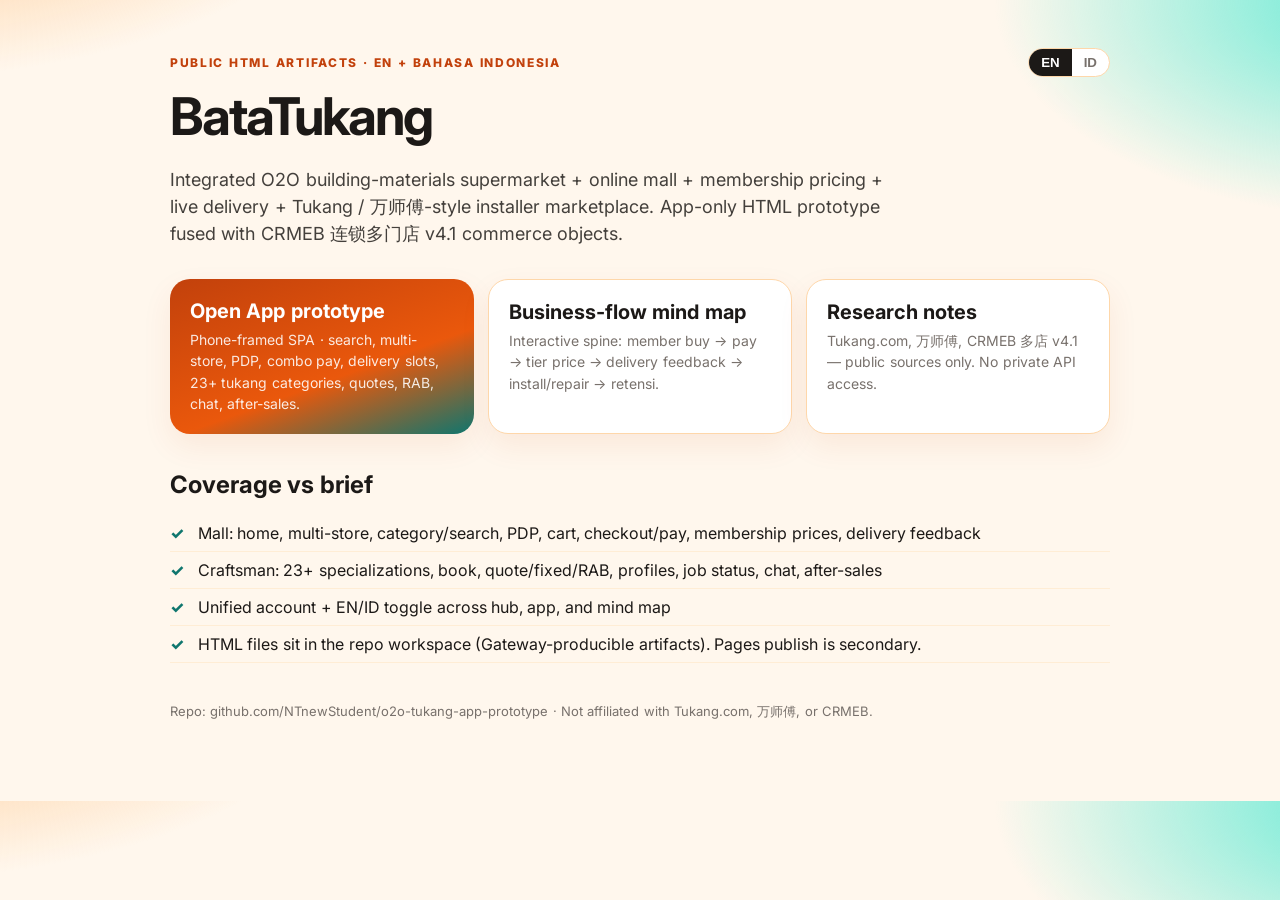
<file: index.html>
<!DOCTYPE html>
<html lang="en">
<head>
  <meta charset="UTF-8" />
  <meta name="viewport" content="width=device-width, initial-scale=1" />
  <title>BataTukang — O2O mall + tukang prototype</title>
  <link rel="preconnect" href="https://fonts.googleapis.com" />
  <link href="https://fonts.googleapis.com/css2?family=Inter:wght@500;600;700;800&display=swap" rel="stylesheet" />
  <style>
    :root { --ink:#1c1917; --brick:#c2410c; --teal:#0f766e; }
    * { box-sizing: border-box; }
    body {
      margin: 0;
      font-family: Inter, "Segoe UI", Roboto, Helvetica, Arial, sans-serif;
      word-spacing: 0.02em;
      color: var(--ink);
      background:
        radial-gradient(1000px 480px at -10% -20%, #fdba74, transparent 50%),
        radial-gradient(900px 480px at 110% 0%, #5eead4, transparent 46%),
        #fff7ed;
    }
    .wrap { max-width: 980px; margin: 0 auto; padding: 48px 20px 80px; }
    .bar { display:flex; justify-content:space-between; align-items:center; gap:12px; }
    .lang { display:flex; background:#fff; border:1px solid #fed7aa; border-radius:999px; overflow:hidden; }
    .lang button { border:0; background:transparent; padding:6px 12px; font-weight:800; cursor:pointer; color:#78716c; }
    .lang button.active { background:#1c1917; color:#fff; }
    .eyebrow { font-size: 12px; font-weight: 800; letter-spacing: 0.14em; text-transform: uppercase; color: var(--brick); }
    h1 { font-size: clamp(32px, 6vw, 52px); letter-spacing: -0.04em; margin: 8px 0 12px; }
    .lead { font-size: 18px; line-height: 1.5; max-width: 720px; color: #44403c; }
    .cards { display: grid; grid-template-columns: repeat(auto-fit, minmax(240px, 1fr)); gap: 14px; margin: 32px 0; }
    a.card {
      display: block; text-decoration: none; color: inherit;
      background: #fff; border-radius: 20px; padding: 20px;
      border: 1px solid #fed7aa; box-shadow: 0 12px 30px rgba(194,65,12,.08);
    }
    a.card strong { display: block; font-size: 20px; margin-bottom: 6px; }
    a.card span { color: #78716c; font-size: 14px; line-height: 1.45; }
    a.card.primary { background: linear-gradient(160deg, #c2410c, #ea580c 60%, #0f766e); color: #fff; border: 0; }
    a.card.primary span { color: rgba(255,255,255,.88); }
    h2 { margin: 36px 0 10px; }
    ul.check { padding-left: 0; list-style: none; }
    ul.check li { padding: 8px 0 8px 28px; position: relative; border-bottom: 1px solid #ffedd5; }
    ul.check li::before { content: "✓"; position: absolute; left: 0; color: var(--teal); font-weight: 800; }
    .docs a { color: var(--teal); font-weight: 700; }
    footer { margin-top: 40px; font-size: 13px; color: #78716c; }
    code { background:#ffedd5; padding:1px 6px; border-radius:6px; }
  </style>
</head>
<body>
  <div class="wrap">
    <div class="bar">
      <div class="eyebrow" data-k="eyebrow">Public HTML artifacts · EN + Bahasa Indonesia</div>
      <div class="lang">
        <button type="button" data-lang="en" class="active">EN</button>
        <button type="button" data-lang="id">ID</button>
      </div>
    </div>
    <h1>BataTukang</h1>
    <p class="lead" data-k="lead">Integrated O2O building-materials supermarket + online mall + membership pricing + live delivery + Tukang / 万师傅-style installer marketplace. App-only HTML prototype fused with CRMEB 连锁多门店 v4.1 commerce objects.</p>
    <div class="cards">
      <a class="card primary" href="app/">
        <strong data-k="appT">Open App prototype</strong>
        <span data-k="appD">Phone-framed SPA · search, multi-store, PDP, combo pay, delivery slots, 23+ tukang categories, quotes, RAB, chat, after-sales.</span>
      </a>
      <a class="card" href="mindmap/mindmap.html">
        <strong data-k="mapT">Business-flow mind map</strong>
        <span data-k="mapD">Interactive spine: member buy → pay → tier price → delivery feedback → install/repair → retensi.</span>
      </a>
      <a class="card" href="docs/index.html">
        <strong data-k="docT">Research notes</strong>
        <span data-k="docD">Tukang.com, 万师傅, CRMEB 多店 v4.1 — public sources only. No private API access.</span>
      </a>
    </div>
    <h2 data-k="cov">Coverage vs brief</h2>
    <ul class="check">
      <li data-k="c1">Mall: home, multi-store, category/search, PDP, cart, checkout/pay, membership prices, delivery feedback</li>
      <li data-k="c2">Craftsman: 23+ specializations, book, quote/fixed/RAB, profiles, job status, chat, after-sales</li>
      <li data-k="c3">Unified account + EN/ID toggle across hub, app, and mind map</li>
      <li data-k="c4">HTML files sit in the repo workspace (Gateway-producible artifacts). Pages publish is secondary.</li>
    </ul>
    <footer>Repo: github.com/NTnewStudent/o2o-tukang-app-prototype · Not affiliated with Tukang.com, 万师傅, or CRMEB.</footer>
  </div>
  <script>
    const H = {
      en: {
        eyebrow: "Public HTML artifacts · EN + Bahasa Indonesia",
        lead: "Integrated O2O building-materials supermarket + online mall + membership pricing + live delivery + Tukang / 万师傅-style installer marketplace. App-only HTML prototype fused with CRMEB chain multi-store v4.1 commerce objects.",
        appT: "Open App prototype",
        appD: "Phone-framed SPA · search, multi-store, PDP, combo pay, delivery slots, 23+ tukang categories, quotes, RAB, chat, after-sales.",
        mapT: "Business-flow mind map",
        mapD: "Interactive spine: member buy → pay → tier price → delivery feedback → install/repair → retensi.",
        docT: "Research notes",
        docD: "Tukang.com, 万师傅, CRMEB multi-store v4.1 — public sources only. No private API access.",
        cov: "Coverage vs brief",
        c1: "Mall: home, multi-store, category/search, PDP, cart, checkout/pay, membership prices, delivery feedback",
        c2: "Craftsman: 23+ specializations, book, quote/fixed/RAB, profiles, job status, chat, after-sales",
        c3: "Unified account + EN/ID toggle across hub, app, and mind map",
        c4: "HTML files sit in the repo workspace (Gateway-producible artifacts). Pages publish is secondary."
      },
      id: {
        eyebrow: "Artefak HTML publik · EN + Bahasa Indonesia",
        lead: "Supermarket bahan bangunan O2O + mal daring + harga member + lacak kiriman + pasar tukang gaya Tukang / 万师傅. Prototipe App HTML, objek dagang CRMEB rantai multi-toko v4.1.",
        appT: "Buka prototipe App",
        appD: "SPA bingkai ponsel · cari, multi-toko, PDP, bayar kombo, slot kirim, 23+ kategori tukang, kuotasi, RAB, chat, purna jual.",
        mapT: "Peta alur bisnis",
        mapD: "Tulang punggung: beli member → bayar → harga tingkat → umpan balik kiriman → pasang/perbaiki → retensi.",
        docT: "Catatan riset",
        docD: "Tukang.com, 万师傅, CRMEB multi-toko v4.1 — sumber publik saja. Tanpa akses API privat.",
        cov: "Cakupan vs brief",
        c1: "Mal: beranda, multi-toko, kategori/cari, PDP, keranjang, kasir/bayar, harga member, umpan balik kiriman",
        c2: "Tukang: 23+ spesialisasi, pesan, kuotasi/tetap/RAB, profil, status kerja, chat, purna jual",
        c3: "Akun terpadu + sakelar EN/ID di hub, app, dan peta pikiran",
        c4: "File HTML ada di workspace repo (artefak yang bisa dihasilkan Gateway). Pages bersifat sekunder."
      }
    };
    let lang = "en";
    function paint() {
      document.querySelectorAll("[data-k]").forEach((el) => { el.textContent = H[lang][el.dataset.k]; });
      document.querySelectorAll(".lang button").forEach((b) => b.classList.toggle("active", b.dataset.lang === lang));
      document.documentElement.lang = lang;
    }
    document.querySelectorAll(".lang button").forEach((b) => b.addEventListener("click", () => { lang = b.dataset.lang; paint(); }));
  </script>
</body>
</html>
</file>
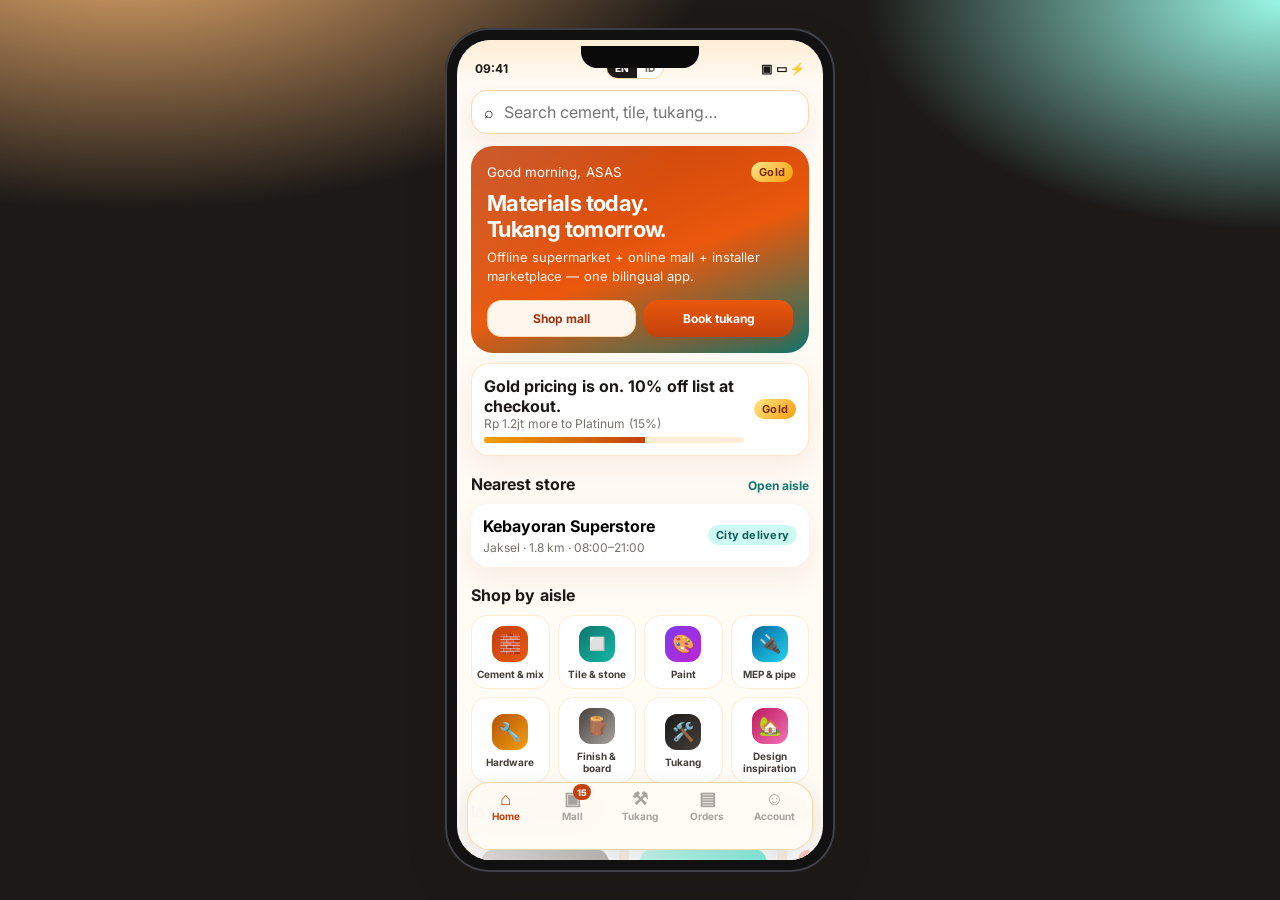
<file: app/index.html>
<!DOCTYPE html>
<html lang="en">
<head>
  <meta charset="UTF-8" />
  <meta name="viewport" content="width=device-width, initial-scale=1, viewport-fit=cover" />
  <title>BataTukang — App prototype</title>
  <link rel="preconnect" href="https://fonts.googleapis.com" />
  <link rel="preconnect" href="https://fonts.gstatic.com" crossorigin />
  <link href="https://fonts.googleapis.com/css2?family=Inter:wght@500;600;700;800&display=swap" rel="stylesheet" />
  <link rel="stylesheet" href="css/tokens.css" />
  <link rel="stylesheet" href="css/phone.css" />
  <link rel="stylesheet" href="css/screens.css" />
</head>
<body>
  <div class="stage">
    <div class="phone">
      <div class="phone-screen">
        <div class="status-bar">
          <span id="clock">09:41</span>
          <div class="lang-toggle">
            <button type="button" data-lang="en">EN</button>
            <button type="button" data-lang="id">ID</button>
          </div>
          <span>▣ ▭ ⚡</span>
        </div>
        <div class="app-body" id="app-body"></div>
        <nav class="tabbar" id="tabbar">
          <button class="tab active" data-tab="home"><span class="ic">⌂</span><span data-i18n="tab.home">Home</span></button>
          <button class="tab" data-tab="mall"><span class="ic wrap-ic">▣<span class="mini-badge" id="cart-badge">0</span></span><span data-i18n="tab.mall">Mall</span></button>
          <button class="tab" data-tab="tukang"><span class="ic">⚒</span><span data-i18n="tab.tukang">Tukang</span></button>
          <button class="tab" data-tab="orders"><span class="ic">▤</span><span data-i18n="tab.orders">Orders</span></button>
          <button class="tab" data-tab="account"><span class="ic">☺</span><span data-i18n="tab.account">Account</span></button>
        </nav>
        <div class="toast" id="toast"></div>
      </div>
    </div>
  </div>
  <script src="js/data.js"></script>
  <script src="js/state.js"></script>
  <script src="js/i18n.js"></script>
  <script src="js/router.js"></script>
  <script src="js/screens.js"></script>
  <script src="js/app.js"></script>
</body>
</html>
</file>
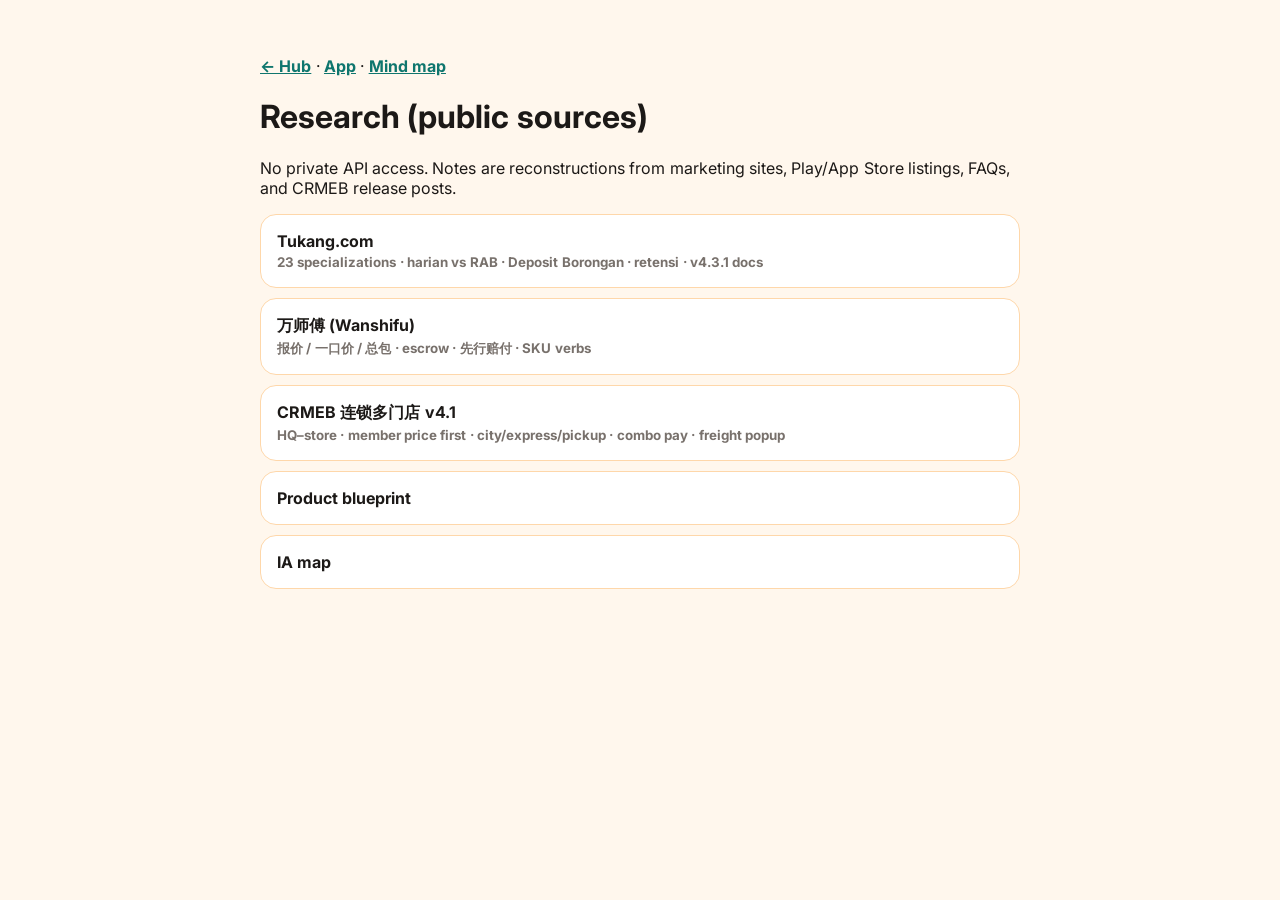
<file: docs/index.html>
<!DOCTYPE html>
<html lang="en">
<head>
  <meta charset="UTF-8" />
  <meta name="viewport" content="width=device-width, initial-scale=1" />
  <title>BataTukang research</title>
  <link href="https://fonts.googleapis.com/css2?family=Inter:wght@500;600;700;800&display=swap" rel="stylesheet" />
  <style>
    body { margin:0; font-family:Inter,"Segoe UI",Roboto,Helvetica,Arial,sans-serif; background:#fff7ed; color:#1c1917; word-spacing:0.02em; }
    .wrap { max-width:760px; margin:0 auto; padding:40px 20px 80px; }
    a { color:#0f766e; font-weight:700; }
    .card { display:block; background:#fff; border:1px solid #fed7aa; border-radius:16px; padding:16px; margin:10px 0; text-decoration:none; color:inherit; }
    .card small { color:#78716c; }
  </style>
</head>
<body>
  <div class="wrap">
    <p><a href="../index.html">← Hub</a> · <a href="../app/">App</a> · <a href="../mindmap/mindmap.html">Mind map</a></p>
    <h1>Research (public sources)</h1>
    <p>No private API access. Notes are reconstructions from marketing sites, Play/App Store listings, FAQs, and CRMEB release posts.</p>
    <a class="card" href="research/tukang.md"><strong>Tukang.com</strong><br><small>23 specializations · harian vs RAB · Deposit Borongan · retensi · v4.3.1 docs</small></a>
    <a class="card" href="research/wanshifu.md"><strong>万师傅 (Wanshifu)</strong><br><small>报价 / 一口价 / 总包 · escrow · 先行赔付 · SKU verbs</small></a>
    <a class="card" href="research/crmeb-multistore.md"><strong>CRMEB 连锁多门店 v4.1</strong><br><small>HQ–store · member price first · city/express/pickup · combo pay · freight popup</small></a>
    <a class="card" href="product-blueprint.md"><strong>Product blueprint</strong></a>
    <a class="card" href="ia-map.md"><strong>IA map</strong></a>
  </div>
</body>
</html>
</file>
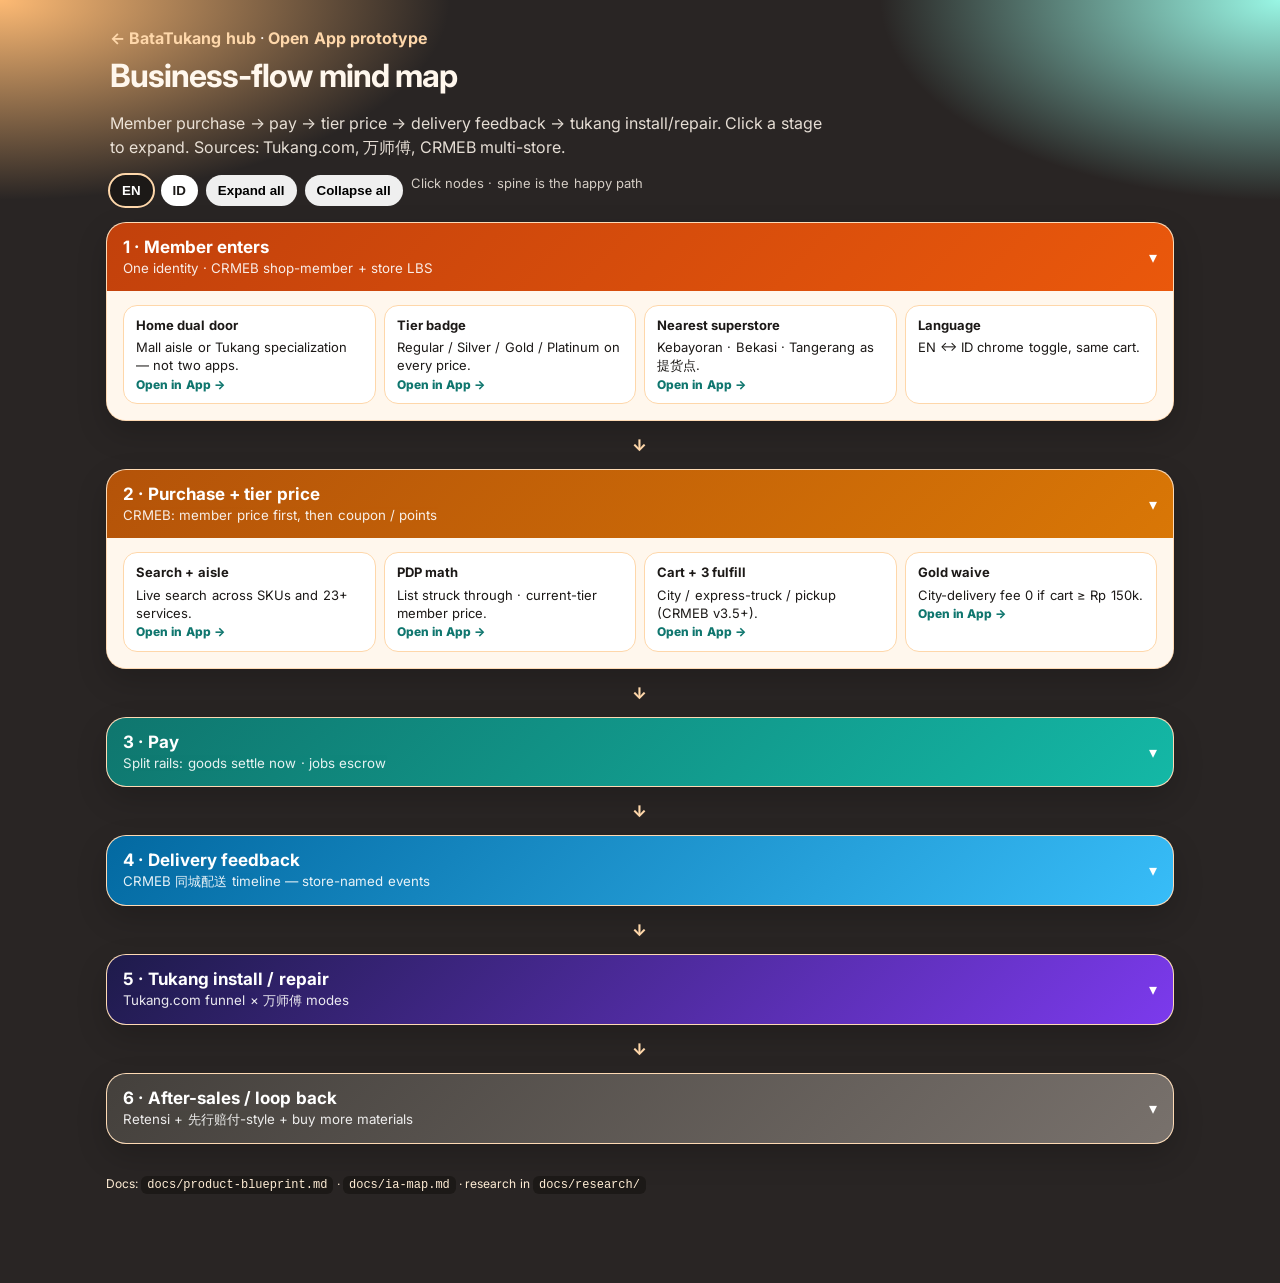
<file: mindmap/mindmap.html>
<!DOCTYPE html>
<html lang="en">
<head>
  <meta charset="UTF-8" />
  <meta name="viewport" content="width=device-width, initial-scale=1" />
  <title>BataTukang — business-flow mind map</title>
  <link rel="preconnect" href="https://fonts.googleapis.com" />
  <link href="https://fonts.googleapis.com/css2?family=Inter:wght@500;600;700;800&display=swap" rel="stylesheet" />
  <style>
    :root {
      --ink: #1c1917; --brick: #c2410c; --teal: #0f766e; --gold: #d97706;
      --paper: #fffbf5; --cream: #fff7ed; --line: #fed7aa;
    }
    * { box-sizing: border-box; }
    body {
      margin: 0;
      font-family: Inter, "Segoe UI", Roboto, Helvetica, Arial, sans-serif;
      word-spacing: 0.02em;
      color: var(--ink);
      background:
        radial-gradient(900px 400px at 0% 0%, #fdba74, transparent 50%),
        radial-gradient(800px 400px at 100% 0%, #99f6e4, transparent 50%),
        #292524;
      min-height: 100vh;
    }
    header {
      max-width: 1100px; margin: 0 auto; padding: 28px 20px 8px; color: #fff7ed;
    }
    header a { color: #fed7aa; font-weight: 700; text-decoration: none; }
    h1 { margin: 8px 0 6px; letter-spacing: -0.03em; }
    .lead { opacity: 0.88; max-width: 720px; line-height: 1.5; }
    .toolbar {
      display: flex; flex-wrap: wrap; gap: 8px; margin-top: 16px;
    }
    .toolbar button, .lang {
      border: 0; border-radius: 999px; padding: 8px 12px; font-weight: 700; cursor: pointer;
    }
    .lang { background: #fff; color: #1c1917; }
    .lang.active { background: #1c1917; color: #fff; outline: 2px solid #fed7aa; }
    .hint { font-size: 13px; opacity: 0.8; }

    .board {
      max-width: 1100px; margin: 0 auto 40px; padding: 8px 16px 40px;
    }
    .spine {
      display: grid; gap: 14px;
    }
    .node {
      background: var(--paper);
      border-radius: 20px;
      border: 1px solid rgba(253,186,116,.5);
      box-shadow: 0 12px 30px rgba(0,0,0,.18);
      overflow: hidden;
    }
    .node header.nh {
      display: flex; justify-content: space-between; align-items: center; gap: 10px;
      padding: 14px 16px; cursor: pointer; color: #fff;
    }
    .node.n1 header.nh { background: linear-gradient(135deg,#c2410c,#ea580c); }
    .node.n2 header.nh { background: linear-gradient(135deg,#b45309,#d97706); }
    .node.n3 header.nh { background: linear-gradient(135deg,#0f766e,#14b8a6); }
    .node.n4 header.nh { background: linear-gradient(135deg,#0369a1,#38bdf8); }
    .node.n5 header.nh { background: linear-gradient(135deg,#1e1b4b,#7c3aed); }
    .node.n6 header.nh { background: linear-gradient(135deg,#44403c,#78716c); }
    .nh h2 { margin: 0; font-size: 17px; }
    .nh small { opacity: .9; }
    .body { display: none; padding: 14px 16px 16px; background: var(--cream); }
    .node.open .body { display: block; }
    .kids { display: grid; grid-template-columns: repeat(auto-fit, minmax(200px, 1fr)); gap: 8px; }
    .kid {
      background: #fff; border-radius: 14px; padding: 10px 12px; border: 1px solid var(--line);
      font-size: 13px; line-height: 1.4;
    }
    .kid b { display: block; margin-bottom: 4px; }
    .kid a { color:#0f766e; font-weight:800; text-decoration:none; font-size:12px; }
    .arrow { text-align: center; color: #fed7aa; font-weight: 800; letter-spacing: 2px; }
    .legend { color: #ffedd5; font-size: 12px; margin-top: 18px; }
    .legend code { background: #1c1917; padding: 2px 6px; border-radius: 6px; }
  </style>
</head>
<body>
  <header>
    <a href="../index.html">← BataTukang hub</a>
    · <a href="../app/">Open App prototype</a>
    <h1 id="title">Business-flow mind map</h1>
    <p class="lead" id="lead">Member purchase → pay → tier price → delivery feedback → tukang install/repair. Click a stage to expand. Sources: Tukang.com, 万师傅, CRMEB multi-store.</p>
    <div class="toolbar">
      <button class="lang active" data-lang="en" type="button">EN</button>
      <button class="lang" data-lang="id" type="button">ID</button>
      <button type="button" id="expand">Expand all</button>
      <button type="button" id="collapse">Collapse all</button>
      <span class="hint" id="hint">Click nodes · spine is the happy path</span>
    </div>
  </header>
  <div class="board" id="board"></div>
  <script>
    const COPY = {
      en: {
        title: "Business-flow mind map",
        lead: "Member purchase → pay → tier price → delivery feedback → tukang install/repair. Click a stage to expand. Sources: Tukang.com, 万师傅, CRMEB multi-store.",
        hint: "Click nodes · spine is the happy path",
        expand: "Expand all", collapse: "Collapse all",
        nodes: [
          {
            k: "1 · Member enters",
            s: "One identity · CRMEB shop-member + store LBS",
            kids: [
              ["Home dual door", "Mall aisle or Tukang specialization — not two apps.", "../app/#/home"],
              ["Tier badge", "Regular / Silver / Gold / Platinum on every price.", "../app/#/membership"],
              ["Nearest superstore", "Kebayoran · Bekasi · Tangerang as 提货点.", "../app/#/store/kebayoran"],
              ["Language", "EN ↔ ID chrome toggle, same cart."]
            ]
          },
          {
            k: "2 · Purchase + tier price",
            s: "CRMEB: member price first, then coupon / points",
            kids: [
              ["Search + aisle", "Live search across SKUs and 23+ services.", "../app/#/search"],
              ["PDP math", "List struck through · current-tier member price.", "../app/#/product/keramik-60"],
              ["Cart + 3 fulfill", "City / express-truck / pickup (CRMEB v3.5+).", "../app/#/cart"],
              ["Gold waive", "City-delivery fee 0 if cart ≥ Rp 150k.", "../app/#/freight"]
            ]
          },
          {
            k: "3 · Pay",
            s: "Split rails: goods settle now · jobs escrow",
            kids: [
              ["Combo pay v4.1", "Saldo first, remainder QRIS/VA/card.", "../app/#/pay"],
              ["QRIS / VA / card", "Instant capture for GoodsOrder."],
              ["COD / cash", "Pickup or harian after-complete only."],
              ["Escrow", "Service money held until accept (万师傅 担保 + Deposit Borongan)."]
            ]
          },
          {
            k: "4 · Delivery feedback",
            s: "CRMEB 同城配送 timeline — store-named events",
            kids: [
              ["Slot + freight popup", "Half-hour windows; CRMEB v4.1 freight detail.", "../app/#/checkout"],
              ["Packed at store", "Aisle pick at named superstore.", "../app/#/order/BT-1042"],
              ["Courier assigned", "Self-fleet or GoSend analogue."],
              ["Out / delivered", "Live status · then CTA to book tukang."]
            ]
          },
          {
            k: "5 · Tukang install / repair",
            s: "Tukang.com funnel × 万师傅 modes",
            kids: [
              ["23+ specializations", "Tukang FAQ list + reno bundle + 3 pillars.", "../app/#/tukang"],
              ["Quote compare", "2h minat · pick in 60m · 3 quotes.", "../app/#/quotes"],
              ["Project + RAB", "Survey → in-app RAB → staged release.", "../app/#/rab"],
              ["Job + photos", "Completion photos unlock escrow.", "../app/#/job/TK-220"]
            ]
          },
          {
            k: "6 · After-sales / loop back",
            s: "Retensi + 先行赔付-style + buy more materials",
            kids: [
              ["Chat / CS", "In-app thread + Kirim Pesan pattern.", "../app/#/messages"],
              ["Retensi + complain", "24h daily · 7–30d project.", "../app/#/aftersales/TK-220"],
              ["Documentation report", "Tukang v4.3.1 downloadable evidence pack.", "../app/#/report/TK-220"],
              ["RAB → Mall", "Mitra materials list drops into cart.", "../app/#/rab"]
            ]
          }
        ]
      },
      id: {
        title: "Peta alur bisnis",
        lead: "Pembelian member → bayar → harga tingkat → umpan balik kiriman → pasang/perbaiki tukang. Ketuk tahap untuk membuka. Sumber: Tukang.com, 万师傅, CRMEB multi-toko.",
        hint: "Ketuk simpul · tulang punggung = alur bahagia",
        expand: "Buka semua", collapse: "Tutup semua",
        nodes: [
          {
            k: "1 · Member masuk",
            s: "Satu identitas · member toko CRMEB + LBS",
            kids: [
              ["Pintu ganda beranda", "Lorong mal atau spesialisasi tukang — bukan dua aplikasi.", "../app/#/home"],
              ["Lencana tingkat", "Reguler / Silver / Gold / Platinum di setiap harga.", "../app/#/membership"],
              ["Superstore terdekat", "Kebayoran · Bekasi · Tangerang sebagai titik ambil.", "../app/#/store/kebayoran"],
              ["Bahasa", "Sakelar EN ↔ ID, keranjang sama."]
            ]
          },
          {
            k: "2 · Beli + harga tingkat",
            s: "CRMEB: harga member dulu, lalu kupon / poin",
            kids: [
              ["Cari + lorong", "Cari langsung SKU dan 23+ layanan.", "../app/#/search"],
              ["Hitung PDP", "Harga normal dicoret · harga member tingkat aktif.", "../app/#/product/keramik-60"],
              ["Keranjang + 3 pemenuhan", "Kota / truk / ambil toko (CRMEB v3.5+).", "../app/#/cart"],
              ["Bebas ongkir Gold", "Ongkir kota 0 jika belanja ≥ Rp 150rb.", "../app/#/freight"]
            ]
          },
          {
            k: "3 · Bayar",
            s: "Rel terpisah: barang lunas sekarang · jasa escrow",
            kids: [
              ["Bayar kombo v4.1", "Saldo dulu, sisa QRIS/VA/kartu.", "../app/#/pay"],
              ["QRIS / VA / kartu", "Tangkap instan untuk pesanan barang."],
              ["COD / tunai", "Hanya ambil toko atau harian setelah selesai."],
              ["Escrow", "Dana jasa ditahan sampai diterima (担保 + Deposit Borongan)."]
            ]
          },
          {
            k: "4 · Umpan balik kiriman",
            s: "Linimasa 同城配送 CRMEB — peristiwa bernama toko",
            kids: [
              ["Slot + rincian ongkir", "Jendela 30 menit; rincian ongkir CRMEB v4.1.", "../app/#/checkout"],
              ["Dikemas di toko", "Ambil lorong superstore bernama.", "../app/#/order/BT-1042"],
              ["Kurir ditugaskan", "Armada sendiri atau analog GoSend."],
              ["Dikirim / tiba", "Status langsung · lalu CTA pesan tukang."]
            ]
          },
          {
            k: "5 · Pasang / perbaiki tukang",
            s: "Corong Tukang.com × mode 万师傅",
            kids: [
              ["23+ spesialisasi", "Daftar FAQ Tukang + paket reno + 3 pilar.", "../app/#/tukang"],
              ["Bandingkan penawaran", "Minat 2 jam · pilih 60 mnt · 3 kuotasi.", "../app/#/quotes"],
              ["Proyek + RAB", "Survei → RAB di aplikasi → cair bertahap.", "../app/#/rab"],
              ["Kerja + foto", "Foto selesai membuka escrow.", "../app/#/job/TK-220"]
            ]
          },
          {
            k: "6 · Purna jual / putar balik",
            s: "Retensi + gaya 先行赔付 + beli material lagi",
            kids: [
              ["Chat / CS", "Utas di aplikasi + pola Kirim Pesan.", "../app/#/messages"],
              ["Retensi + komplain", "24 jam harian · 7–30 hari proyek.", "../app/#/aftersales/TK-220"],
              ["Laporan dokumentasi", "Paket bukti unduhan gaya Tukang v4.3.1.", "../app/#/report/TK-220"],
              ["RAB → Mal", "Daftar bahan mitra masuk keranjang.", "../app/#/rab"]
            ]
          }
        ]
      }
    };

    let lang = "en";
    const board = document.getElementById("board");

    function paint() {
      const c = COPY[lang];
      document.getElementById("title").textContent = c.title;
      document.getElementById("lead").textContent = c.lead;
      document.getElementById("hint").textContent = c.hint;
      document.getElementById("expand").textContent = c.expand;
      document.getElementById("collapse").textContent = c.collapse;
      document.querySelectorAll(".lang").forEach((b) => b.classList.toggle("active", b.dataset.lang === lang));
      board.innerHTML = `<div class="spine">${c.nodes.map((n, i) => `
        <article class="node n${i + 1} ${i < 2 ? "open" : ""}">
          <header class="nh"><div><h2>${n.k}</h2><small>${n.s}</small></div><span>▾</span></header>
          <div class="body"><div class="kids">${n.kids.map(([title, d, href]) => `<div class="kid"><b>${title}</b>${d}${href ? `<div><a href="${href}">Open in App →</a></div>` : ""}</div>`).join("")}</div></div>
        </article>
        ${i < c.nodes.length - 1 ? `<div class="arrow">↓</div>` : ""}
      `).join("")}
      <p class="legend">Docs: <code>docs/product-blueprint.md</code> · <code>docs/ia-map.md</code> · research in <code>docs/research/</code></p>
      </div>`;
      board.querySelectorAll(".nh").forEach((h) => {
        h.addEventListener("click", () => h.parentElement.classList.toggle("open"));
      });
    }

    document.querySelectorAll(".lang").forEach((b) => b.addEventListener("click", () => { lang = b.dataset.lang; paint(); }));
    document.getElementById("expand").onclick = () => board.querySelectorAll(".node").forEach((n) => n.classList.add("open"));
    document.getElementById("collapse").onclick = () => board.querySelectorAll(".node").forEach((n) => n.classList.remove("open"));
    paint();
  </script>
</body>
</html>
</file>
<file: app/css/tokens.css>
:root {
  --brick: #c2410c;
  --brick-deep: #9a3412;
  --clay: #ea580c;
  --teal: #0f766e;
  --teal-deep: #115e59;
  --gold: #d97706;
  --gold-soft: #fbbf24;
  --ink: #1c1917;
  --muted: #78716c;
  --cream: #fff7ed;
  --paper: #fffbf5;
  --card: #ffffff;
  --line: #fed7aa;
  --line-soft: #ffedd5;
  --ok: #059669;
  --info: #0284c7;
  --danger: #dc2626;
  --shadow: 0 10px 30px rgba(154, 52, 18, 0.08);
  --shadow-lg: 0 18px 40px rgba(28, 25, 23, 0.16);
  --radius: 18px;
  --radius-sm: 12px;
  --phone-w: 390px;
  --phone-h: 844px;
  --tab-h: 68px;
  --ease: cubic-bezier(0.22, 1, 0.36, 1);
}

* { box-sizing: border-box; }
html, body { margin: 0; padding: 0; }
body {
  font-family: Inter, "Segoe UI", Roboto, Helvetica, Arial, sans-serif;
  word-spacing: 0.02em;
  color: var(--ink);
  background:
    radial-gradient(1200px 600px at 10% -10%, #fdba74 0%, transparent 50%),
    radial-gradient(900px 500px at 100% 0%, #99f6e4 0%, transparent 46%),
    #1c1917;
  min-height: 100vh;
}

button, input, select, textarea { font: inherit; }
button { cursor: pointer; }
img { max-width: 100%; display: block; }
a { color: inherit; }

.hidden { display: none !important; }

.badge {
  display: inline-flex;
  align-items: center;
  gap: 4px;
  padding: 3px 8px;
  border-radius: 999px;
  font-size: 11px;
  font-weight: 700;
  letter-spacing: 0.02em;
}
.badge-gold { background: linear-gradient(135deg, #fde68a, #f59e0b); color: #7c2d12; }
.badge-silver { background: linear-gradient(135deg, #e5e7eb, #9ca3af); color: #1f2937; }
.badge-plat { background: linear-gradient(135deg, #1e1b4b, #4c1d95); color: #fde68a; }
.badge-reg { background: #ffedd5; color: #9a3412; }
.badge-teal { background: #ccfbf1; color: #115e59; }
.badge-ok { background: #d1fae5; color: #065f46; }
.badge-info { background: #e0f2fe; color: #075985; }
.badge-warn { background: #ffedd5; color: #9a3412; }

.price-old {
  color: var(--muted);
  text-decoration: line-through;
  font-size: 12px;
  font-weight: 600;
}
.price-now {
  color: var(--brick);
  font-weight: 800;
}

.btn {
  border: 0;
  border-radius: 14px;
  padding: 13px 16px;
  font-weight: 700;
  transition: transform 0.15s var(--ease), box-shadow 0.15s;
}
.btn:active { transform: scale(0.98); }
.btn-primary {
  background: linear-gradient(180deg, #ea580c, #c2410c);
  color: #fff;
  box-shadow: 0 8px 18px rgba(194, 65, 12, 0.28);
}
.btn-teal {
  background: linear-gradient(180deg, #14b8a6, #0f766e);
  color: #fff;
  box-shadow: 0 8px 18px rgba(15, 118, 110, 0.25);
}
.btn-ghost {
  background: #fff7ed;
  color: var(--brick-deep);
  border: 1px solid var(--line);
}
.btn-block { width: 100%; }

.card {
  background: var(--card);
  border-radius: var(--radius);
  box-shadow: var(--shadow);
  border: 1px solid rgba(253, 186, 116, 0.35);
}

.chip {
  border: 1px solid var(--line);
  background: #fff;
  border-radius: 999px;
  padding: 7px 12px;
  font-size: 12px;
  font-weight: 700;
  color: var(--ink);
}
.chip.active {
  background: var(--ink);
  color: #fff;
  border-color: var(--ink);
}

.section-title {
  display: flex;
  justify-content: space-between;
  align-items: baseline;
  margin: 18px 0 10px;
}
.section-title h3 { margin: 0; font-size: 16px; }
.section-title .linkish {
  color: var(--teal);
  font-size: 12px;
  font-weight: 700;
  background: none;
  border: 0;
  padding: 0;
}
</file>
<file: app/css/phone.css>
.stage {
  min-height: 100vh;
  display: flex;
  align-items: center;
  justify-content: center;
  padding: 28px 16px;
}

.phone {
  width: var(--phone-w);
  height: var(--phone-h);
  background: #111;
  border-radius: 44px;
  padding: 12px;
  box-shadow: var(--shadow-lg), inset 0 0 0 2px #3f3f46;
  position: relative;
}

.phone::before {
  content: "";
  position: absolute;
  top: 18px;
  left: 50%;
  transform: translateX(-50%);
  width: 118px;
  height: 22px;
  background: #0a0a0a;
  border-radius: 0 0 16px 16px;
  z-index: 6;
}

.phone-screen {
  height: 100%;
  background: var(--paper);
  border-radius: 34px;
  overflow: hidden;
  position: relative;
  display: flex;
  flex-direction: column;
}

.status-bar {
  height: 44px;
  padding: 12px 18px 0;
  display: flex;
  justify-content: space-between;
  align-items: center;
  font-size: 12px;
  font-weight: 700;
  color: var(--ink);
  flex-shrink: 0;
  background: linear-gradient(180deg, #ffedd5, transparent);
  z-index: 4;
}

.lang-toggle {
  display: flex;
  background: #fff;
  border: 1px solid var(--line);
  border-radius: 999px;
  overflow: hidden;
}
.lang-toggle button {
  border: 0;
  background: transparent;
  padding: 4px 8px;
  font-size: 10px;
  font-weight: 800;
  color: var(--muted);
}
.lang-toggle button.active {
  background: var(--ink);
  color: #fff;
}

.app-body {
  flex: 1;
  overflow: auto;
  padding: 6px 14px 86px;
  scroll-behavior: smooth;
}

.app-body.no-tabs { padding-bottom: 20px; }

.topbar {
  display: flex;
  align-items: center;
  gap: 10px;
  margin: 4px 0 12px;
}
.topbar h1 {
  margin: 0;
  font-size: 18px;
  letter-spacing: -0.02em;
}
.icon-btn {
  width: 36px;
  height: 36px;
  border-radius: 12px;
  border: 1px solid var(--line);
  background: #fff;
  display: grid;
  place-items: center;
  font-size: 16px;
  flex-shrink: 0;
}

.tabbar {
  position: absolute;
  left: 10px;
  right: 10px;
  bottom: 10px;
  height: var(--tab-h);
  background: rgba(255, 251, 245, 0.94);
  backdrop-filter: blur(16px);
  border: 1px solid rgba(253, 186, 116, 0.55);
  border-radius: 22px;
  display: grid;
  grid-template-columns: repeat(5, 1fr);
  padding: 6px 4px 8px;
  z-index: 5;
  box-shadow: 0 10px 30px rgba(28, 25, 23, 0.12);
}

.tab {
  border: 0;
  background: transparent;
  color: #a8a29e;
  display: flex;
  flex-direction: column;
  align-items: center;
  gap: 2px;
  font-size: 10px;
  font-weight: 700;
}
.tab .ic { font-size: 18px; line-height: 1; }
.tab.active { color: var(--brick); }

.toast {
  position: absolute;
  left: 20px;
  right: 20px;
  bottom: 90px;
  background: var(--ink);
  color: #fff;
  padding: 12px 14px;
  border-radius: 14px;
  font-size: 13px;
  font-weight: 600;
  z-index: 8;
  opacity: 0;
  transform: translateY(8px);
  pointer-events: none;
  transition: 0.25s var(--ease);
}
.toast.show { opacity: 1; transform: none; }

@media (max-width: 440px) {
  .stage { padding: 0; align-items: stretch; }
  .phone {
    width: 100%;
    height: 100vh;
    min-height: 100dvh;
    border-radius: 0;
    padding: 0;
    box-shadow: none;
  }
  .phone::before { display: none; }
  .phone-screen { border-radius: 0; }
}
</file>
<file: app/css/screens.css>
.search-bar {
  display: flex;
  gap: 8px;
  align-items: center;
  background: #fff;
  border: 1px solid var(--line);
  border-radius: 16px;
  padding: 10px 12px;
  box-shadow: var(--shadow);
}
.search-bar input {
  border: 0;
  outline: none;
  width: 100%;
  background: transparent;
}

.hero {
  margin-top: 12px;
  padding: 16px;
  border-radius: 22px;
  background:
    linear-gradient(135deg, rgba(255,255,255,0.14), transparent 40%),
    linear-gradient(160deg, #c2410c, #ea580c 55%, #0f766e);
  color: #fff;
  position: relative;
  overflow: hidden;
}
.hero h2 { margin: 8px 0 6px; font-size: 22px; letter-spacing: -0.03em; }
.hero p { margin: 0 0 14px; opacity: 0.92; font-size: 13px; line-height: 1.45; }
.hero-actions { display: grid; grid-template-columns: 1fr 1fr; gap: 8px; }
.hero .btn { padding: 10px 8px; font-size: 12px; }

.member-strip {
  margin-top: 10px;
  padding: 12px;
  display: flex;
  justify-content: space-between;
  align-items: center;
  gap: 10px;
}
.member-strip .meta { font-size: 12px; color: var(--muted); }
.progress {
  height: 6px;
  background: #ffedd5;
  border-radius: 99px;
  margin-top: 6px;
  overflow: hidden;
}
.progress > span {
  display: block;
  height: 100%;
  background: linear-gradient(90deg, #f59e0b, #c2410c);
}

.quick-grid {
  display: grid;
  grid-template-columns: repeat(4, 1fr);
  gap: 8px;
}
.quick {
  background: #fff;
  border: 1px solid var(--line-soft);
  border-radius: 16px;
  padding: 10px 4px 8px;
  text-align: center;
}
.quick .ic {
  width: 36px;
  height: 36px;
  margin: 0 auto 6px;
  border-radius: 12px;
  display: grid;
  place-items: center;
  font-size: 18px;
}
.quick small { display: block; font-size: 10px; font-weight: 700; color: #44403c; }

.prod-row, .craft-row {
  display: flex;
  gap: 10px;
  overflow-x: auto;
  padding-bottom: 6px;
  scrollbar-width: none;
}
.prod-row::-webkit-scrollbar { display: none; }

.prod-card {
  min-width: 148px;
  padding: 10px;
  text-align: left;
  border: 0;
  background: #fff;
  border-radius: 18px;
  box-shadow: var(--shadow);
}
.swatch {
  height: 86px;
  border-radius: 14px;
  display: grid;
  place-items: center;
  font-size: 32px;
  margin-bottom: 8px;
}
.prod-card h4, .pdp h2 { margin: 0 0 4px; font-size: 13px; }
.prod-card .store-hint { font-size: 10px; color: var(--muted); }

.store-switch {
  display: flex;
  gap: 6px;
  overflow-x: auto;
  margin: 10px 0;
}
.store-switch .chip { white-space: nowrap; }

.cat-grid {
  display: grid;
  grid-template-columns: 1fr 1fr;
  gap: 10px;
}
.cat-tile {
  border: 0;
  text-align: left;
  padding: 14px;
  border-radius: 18px;
  color: #fff;
  min-height: 92px;
  display: flex;
  flex-direction: column;
  justify-content: space-between;
}
.cat-tile strong { font-size: 15px; }
.cat-tile span { font-size: 11px; opacity: 0.9; }

.pdp-swatch {
  height: 180px;
  border-radius: 22px;
  display: grid;
  place-items: center;
  font-size: 72px;
  margin-bottom: 12px;
}
.pdp .row { display: flex; justify-content: space-between; align-items: flex-start; gap: 8px; }
.qty {
  display: flex;
  align-items: center;
  gap: 8px;
  background: #fff;
  border: 1px solid var(--line);
  border-radius: 12px;
  padding: 4px;
}
.qty button {
  width: 28px; height: 28px; border: 0; border-radius: 8px; background: #ffedd5; font-weight: 800;
}

.sticky-cta {
  display: grid;
  grid-template-columns: 1fr 1.2fr;
  gap: 8px;
  margin-top: 14px;
}

.line-item {
  display: flex;
  gap: 10px;
  padding: 10px 0;
  border-bottom: 1px solid var(--line-soft);
}
.line-item .thumb {
  width: 58px; height: 58px; border-radius: 12px;
  display: grid; place-items: center; font-size: 24px; flex-shrink: 0;
}
.totals { font-size: 13px; }
.totals .row { display: flex; justify-content: space-between; margin: 6px 0; }
.totals .grand { font-size: 16px; font-weight: 800; }

.pay-list { display: grid; gap: 8px; }
.pay-opt {
  display: flex; align-items: center; gap: 10px;
  padding: 12px; text-align: left; width: 100%;
}
.pay-opt.active { outline: 2px solid var(--teal); }
.radio {
  width: 18px; height: 18px; border-radius: 50%;
  border: 2px solid #d6d3d1;
}
.pay-opt.active .radio {
  border-color: var(--teal);
  box-shadow: inset 0 0 0 4px var(--teal);
}

.timeline { padding: 8px 0 8px 8px; }
.tl-item {
  display: grid;
  grid-template-columns: 18px 1fr;
  gap: 10px;
  position: relative;
  padding-bottom: 16px;
}
.tl-item::before {
  content: "";
  position: absolute;
  left: 8px;
  top: 16px;
  bottom: 0;
  width: 2px;
  background: #fed7aa;
}
.tl-item:last-child::before { display: none; }
.dot {
  width: 16px; height: 16px; border-radius: 50%;
  background: #e7e5e4; border: 3px solid #fff; box-shadow: 0 0 0 2px #e7e5e4;
  margin-top: 2px;
}
.tl-item.done .dot { background: var(--ok); box-shadow: 0 0 0 2px #a7f3d0; }
.tl-item.now .dot { background: var(--clay); box-shadow: 0 0 0 2px #fdba74; }
.tl-item h4 { margin: 0; font-size: 13px; }
.tl-item p { margin: 2px 0 0; font-size: 11px; color: var(--muted); }

.job-card, .quote-card, .craft-card {
  padding: 12px;
  text-align: left;
  width: 100%;
}
.quote-card {
  display: block;
  margin-bottom: 10px;
}
.quote-top { display: flex; justify-content: space-between; align-items: flex-start; gap: 8px; }
.avatar {
  width: 44px; height: 44px; border-radius: 14px;
  display: grid; place-items: center; font-weight: 800; color: #fff; flex-shrink: 0;
}
.stars { color: #d97706; font-size: 12px; letter-spacing: 1px; }

.mode-pills { display: flex; gap: 6px; flex-wrap: wrap; margin: 8px 0 12px; }

.form-label { font-size: 12px; font-weight: 700; margin: 10px 0 6px; }
.field {
  width: 100%;
  border: 1px solid var(--line);
  background: #fff;
  border-radius: 12px;
  padding: 11px 12px;
  outline: none;
}
textarea.field { min-height: 84px; resize: vertical; }

.photo-slots { display: flex; gap: 8px; }
.photo-slots span {
  width: 64px; height: 64px; border-radius: 12px;
  background: linear-gradient(135deg, #ffedd5, #ccfbf1);
  display: grid; place-items: center; font-size: 20px;
  border: 1px dashed #fdba74;
}

.tier-card {
  padding: 14px;
  margin-bottom: 10px;
  position: relative;
}
.tier-card.current { outline: 2px solid var(--gold); }
.tier-card ul { margin: 8px 0 0; padding-left: 16px; font-size: 12px; color: #44403c; }

.order-seg { display: flex; gap: 6px; margin-bottom: 10px; }

.empty {
  text-align: center;
  padding: 28px 10px;
  color: var(--muted);
}
.empty .ic { font-size: 36px; }

.account-head {
  display: flex; gap: 12px; align-items: center; padding: 14px;
}
.account-head .avatar { width: 56px; height: 56px; font-size: 22px; }
.menu-row {
  display: flex; justify-content: space-between; align-items: center;
  padding: 13px 4px;
  border-bottom: 1px solid var(--line-soft);
  width: 100%;
  background: none;
  border-left: 0; border-right: 0; border-top: 0;
  text-align: left;
}

.rate-stars button {
  background: none; border: 0; font-size: 28px; padding: 0 2px;
}

.install-banner {
  margin-top: 12px;
  padding: 12px;
  display: flex;
  justify-content: space-between;
  align-items: center;
  gap: 8px;
  background: linear-gradient(135deg, #ecfdf5, #fff7ed);
}

.svc-grid {
  display: grid;
  grid-template-columns: repeat(2, 1fr);
  gap: 8px;
}
.svc {
  padding: 12px;
  text-align: left;
  min-height: 86px;
}
.svc .ic { font-size: 22px; margin-bottom: 6px; }
.svc strong { display: block; font-size: 13px; }
.svc span { font-size: 11px; color: var(--muted); }

.notice {
  background: #fff7ed;
  border: 1px solid var(--line);
  border-radius: 14px;
  padding: 10px 12px;
  font-size: 12px;
  color: #7c2d12;
}

.kpis { display: grid; grid-template-columns: repeat(3, 1fr); gap: 8px; margin: 10px 0; }
.kpi { text-align: center; padding: 10px 4px; }
.kpi b { display: block; font-size: 16px; }
.kpi span { font-size: 10px; color: var(--muted); }

.stack { display: grid; gap: 8px; }
.store-card {
  width: 100%;
  padding: 12px;
  display: flex;
  justify-content: space-between;
  align-items: center;
  text-align: left;
  border: 0;
}
.store-card .meta { font-size: 12px; color: var(--muted); margin-top: 4px; }

.hit { width: 100%; text-align: left; border: 0; margin-bottom: 8px; }
.combo-row {
  width: 100%;
  display: flex;
  justify-content: space-between;
  align-items: center;
  padding: 12px;
  text-align: left;
  margin-bottom: 8px;
}
.combo-row .meta { font-size: 11px; color: var(--muted); }
.combo-row .toggle {
  font-size: 11px; font-weight: 800;
  background: #e7e5e4; color: #44403c;
  border-radius: 999px; padding: 4px 10px;
}
.combo-row.on .toggle { background: #ccfbf1; color: #115e59; }

.map-fake {
  height: 88px;
  border-radius: 16px;
  display: grid;
  place-items: center;
  font-weight: 800;
  color: #0f766e;
  background:
    linear-gradient(135deg, rgba(15,118,110,.12), transparent),
    repeating-linear-gradient(0deg, #fff7ed, #fff7ed 12px, #ffedd5 12px, #ffedd5 13px);
  margin-bottom: 10px;
  border: 1px solid var(--line);
}

.chat-log { display: grid; gap: 8px; margin-bottom: 12px; }
.bubble {
  max-width: 82%;
  padding: 10px 12px;
  border-radius: 14px;
  font-size: 13px;
  line-height: 1.4;
}
.bubble.them { background: #fff; border: 1px solid var(--line); }
.bubble.me { background: #c2410c; color: #fff; margin-left: auto; }

.chat-composer { display: grid; grid-template-columns: 1fr auto; gap: 8px; align-items: center; }

.wrap-ic { position: relative; }
.mini-badge {
  position: absolute;
  top: -6px; right: -10px;
  min-width: 16px; height: 16px;
  padding: 0 4px;
  border-radius: 999px;
  background: var(--brick);
  color: #fff;
  font-size: 9px;
  font-weight: 800;
  display: grid;
  place-items: center;
}
.cart-hit { position: relative; }
.cart-hit .mini-badge { right: -4px; top: -4px; }

.live input { caret-color: var(--brick); }
</file>
